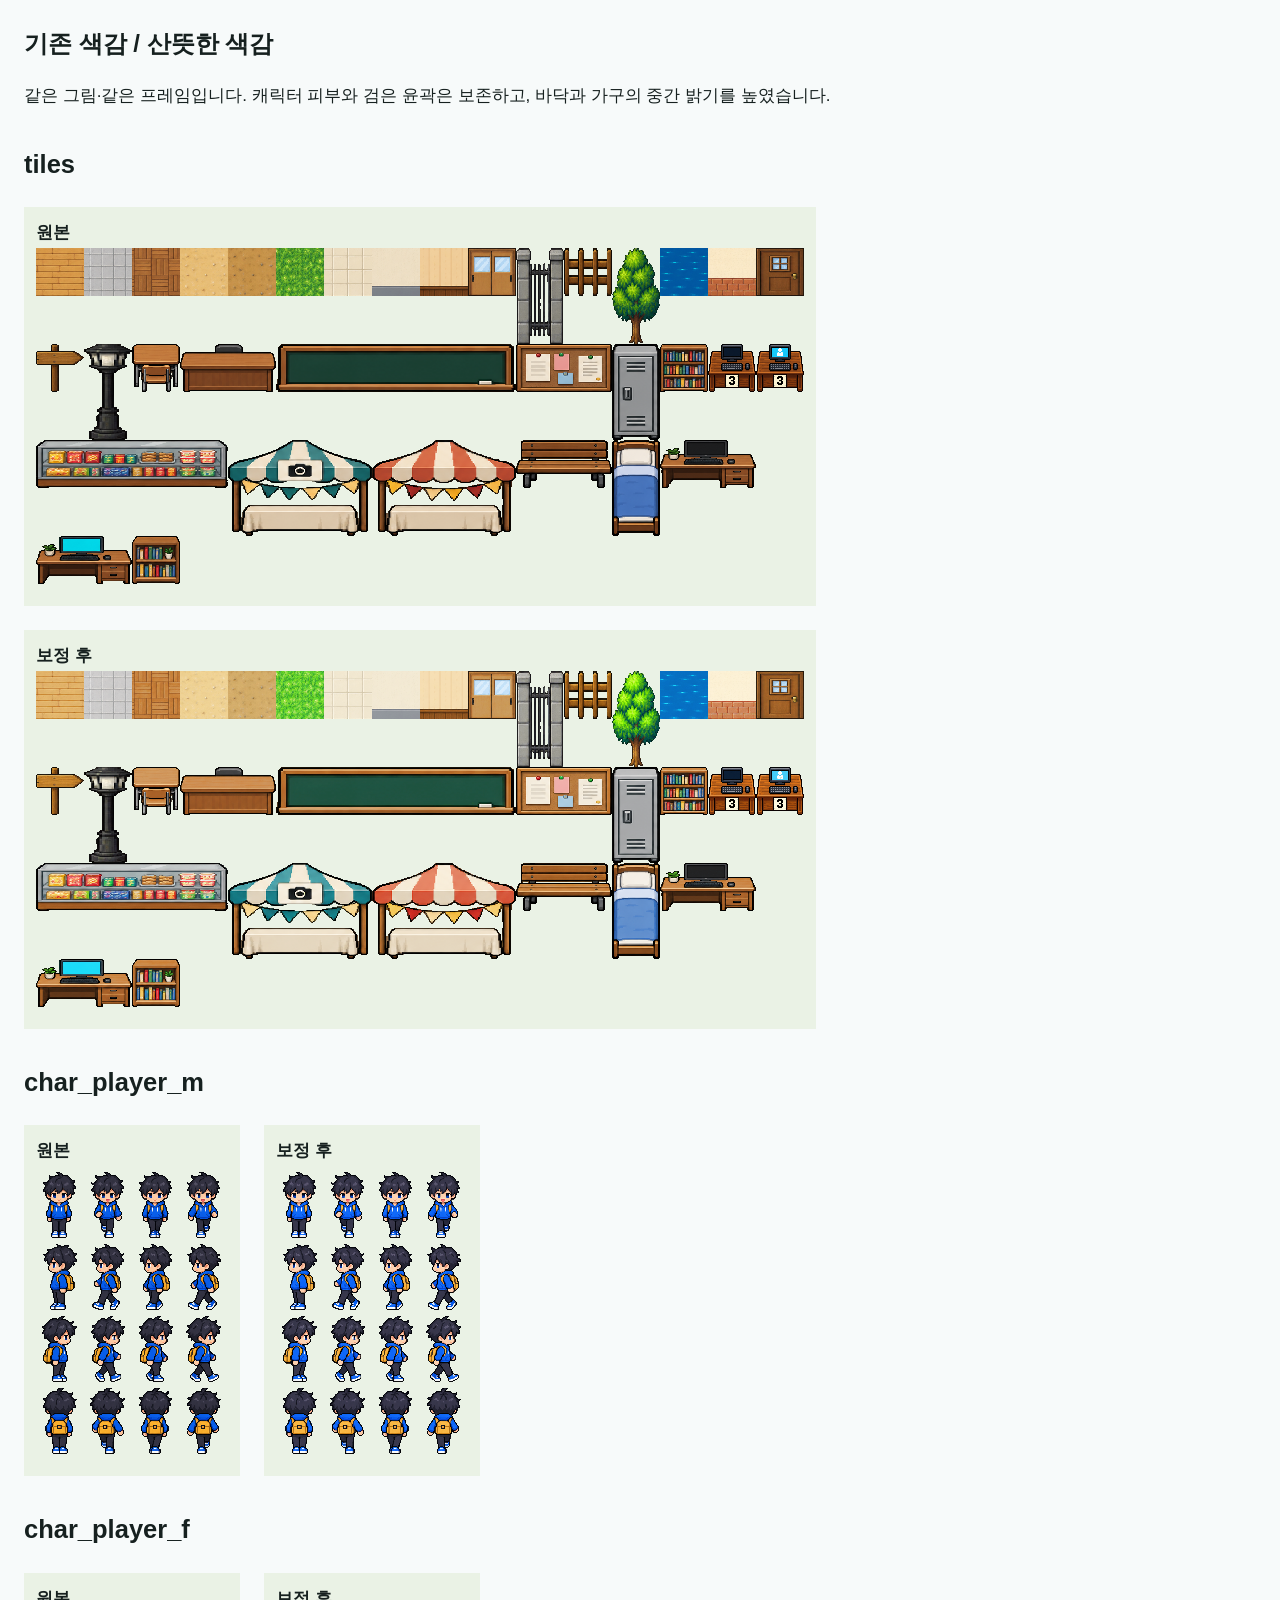
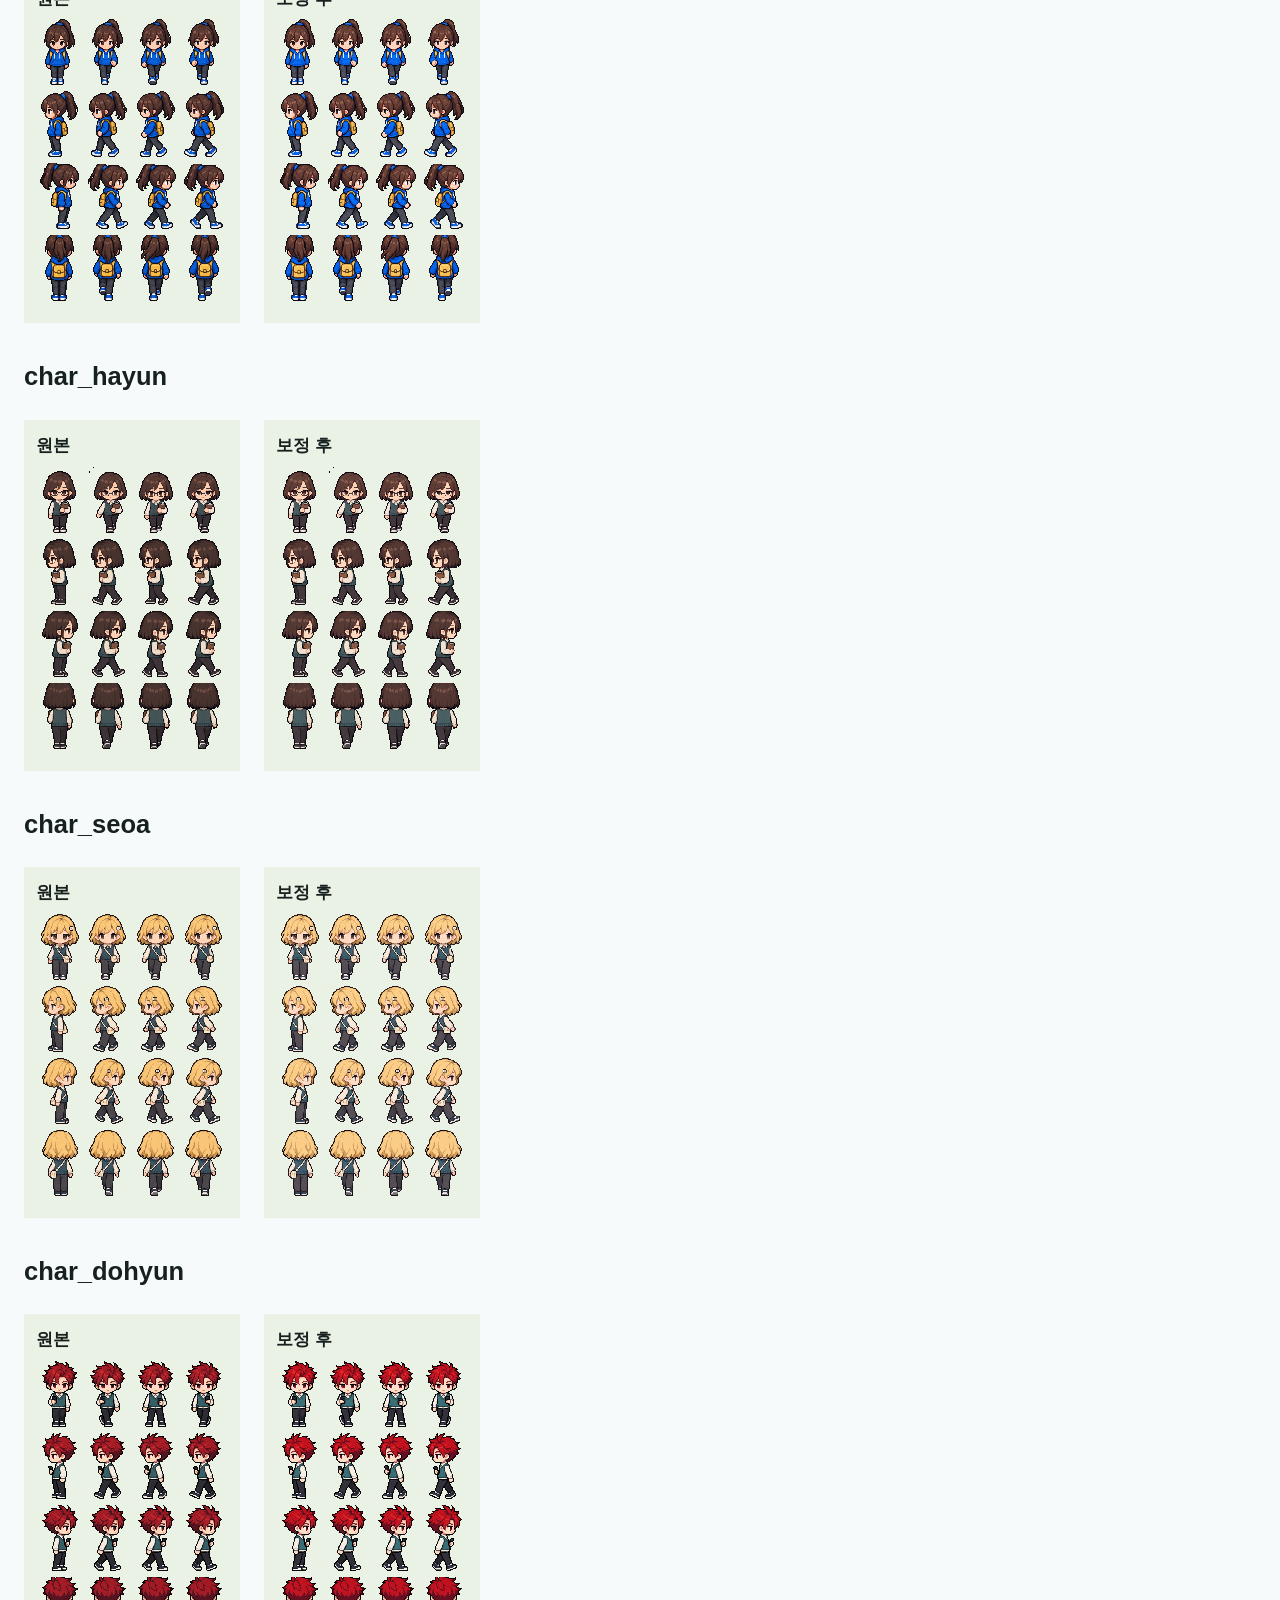
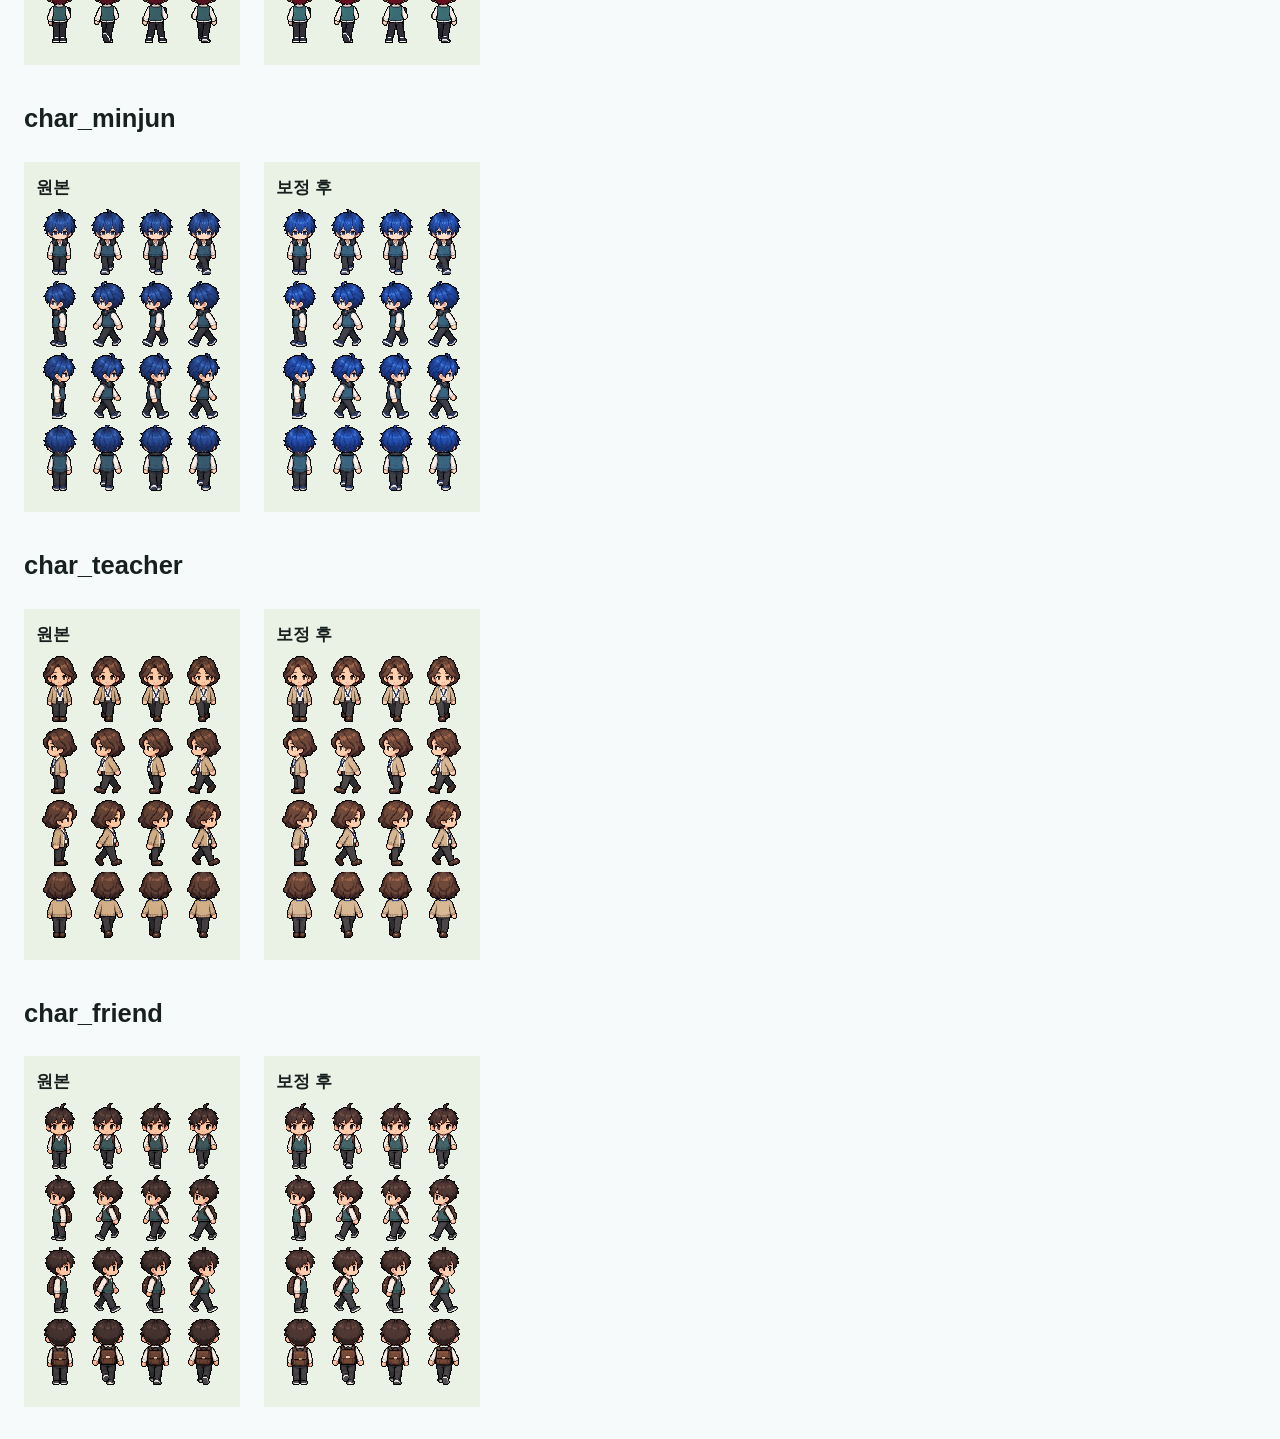
<file: privacy/tests/palette-preview.html>
<!doctype html><html lang="ko"><meta charset="utf-8"><meta name="viewport" content="width=device-width,initial-scale=1"><title>색감 비교</title>
<style>body{margin:24px;background:#f7fafa;color:#16201f;font:17px/1.7 sans-serif}h1{font-size:24px}section{margin:32px 0} .pair{display:flex;gap:24px;flex-wrap:wrap}figure{margin:0;max-width:100%;background:#eaf2e5;padding:12px}canvas{max-width:100%;height:auto;image-rendering:pixelated}figcaption{font-weight:bold}</style>
<h1>기존 색감 / 산뜻한 색감</h1><p>같은 그림·같은 프레임입니다. 캐릭터 피부와 검은 윤곽은 보존하고, 바닥과 가구의 중간 밝기를 높였습니다.</p>
<main id="samples"></main><script src="../js/palette.js"></script><script>
for (const name of ['tiles','char_player_m','char_player_f','char_hayun','char_seoa','char_dohyun','char_minjun','char_teacher','char_friend']) {
  const section=document.createElement('section'); const title=document.createElement('h2');title.textContent=name;section.append(title);
  const pair=document.createElement('div');pair.className='pair';section.append(pair);document.getElementById('samples').append(section);
  const img=new Image();img.onload=()=>{[false,true].forEach(after=>{const figure=document.createElement('figure');const cap=document.createElement('figcaption');cap.textContent=after?'보정 후':'원본';figure.append(cap);const canvas=document.createElement('canvas');canvas.width=img.naturalWidth;canvas.height=img.naturalHeight;canvas.getContext('2d').drawImage(after?PrivacyPalette.image(img,name!=='tiles'):img,0,0);figure.append(canvas);pair.append(figure);});};img.src='../assets/sprites/'+name+'.png';
}
</script></html>
</file>
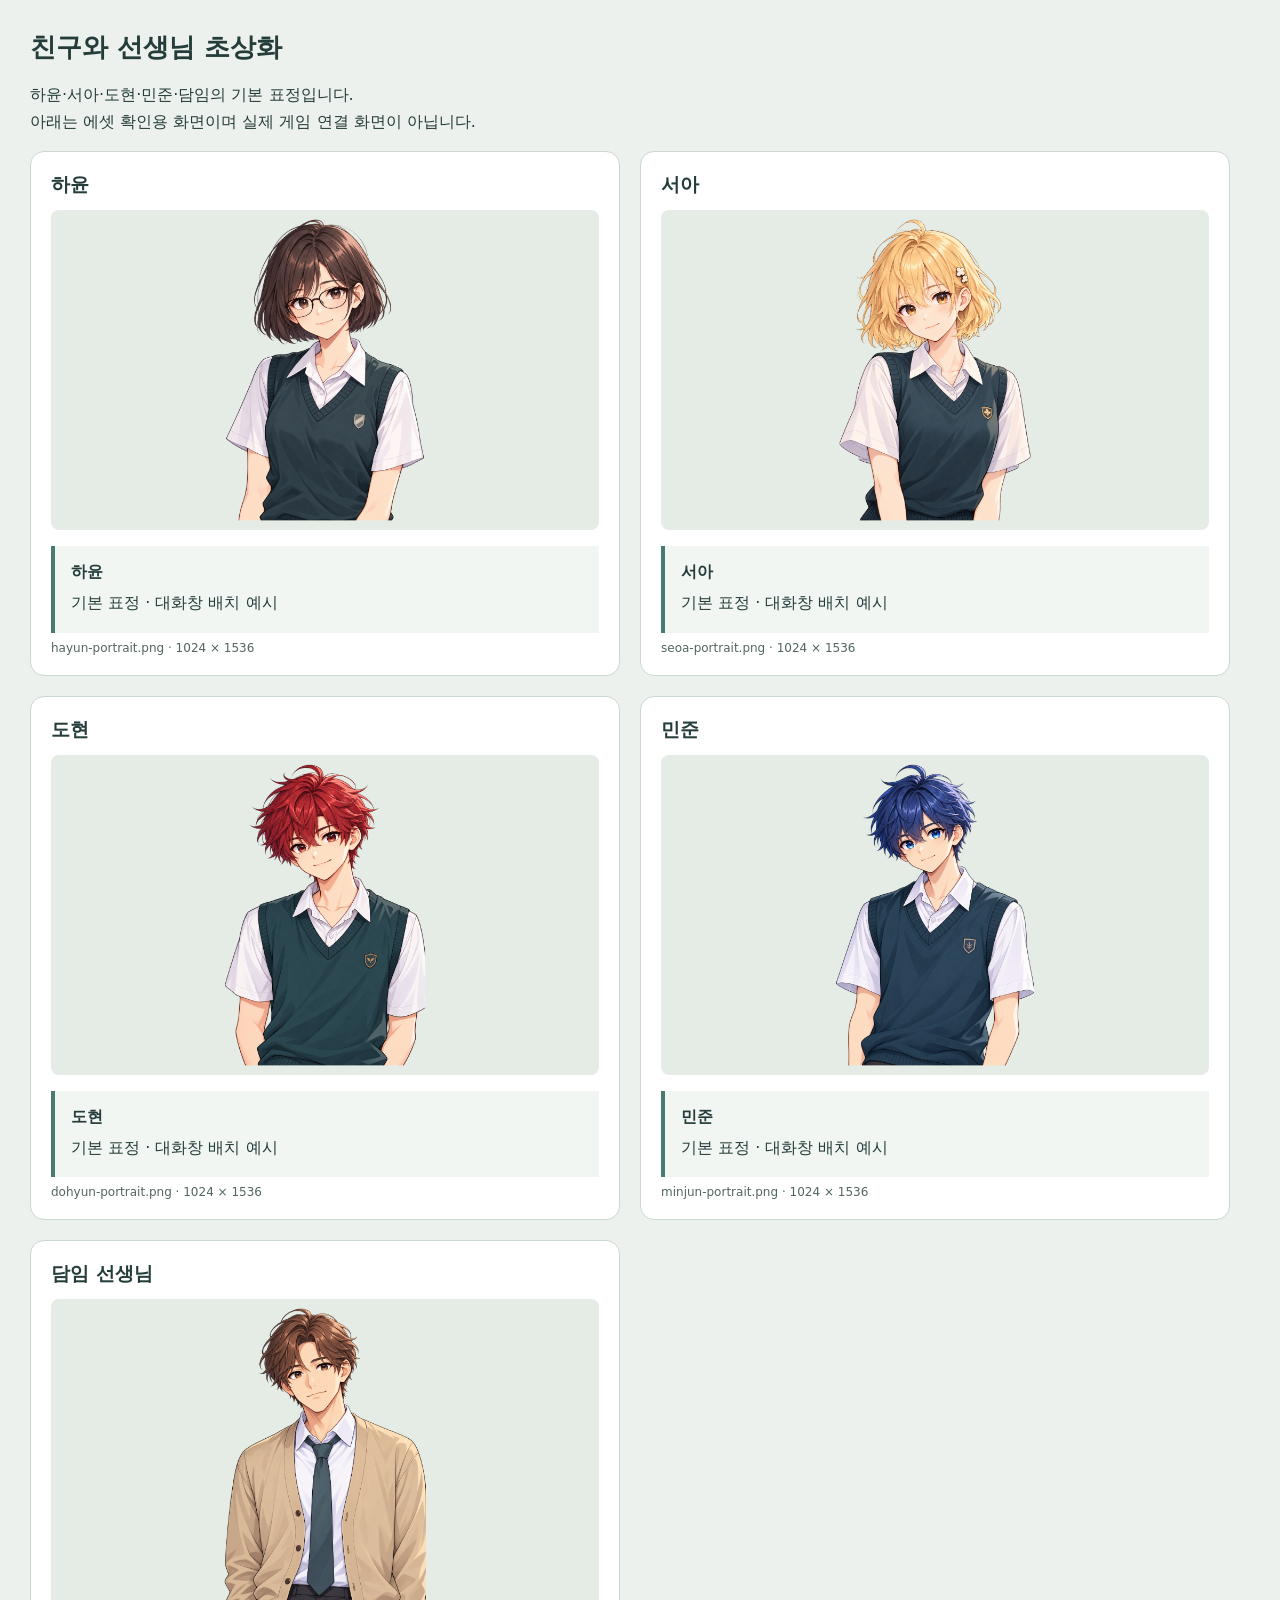
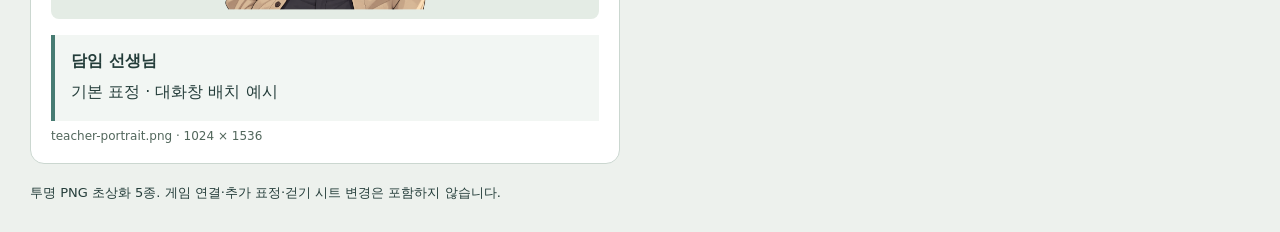
<file: privacy/assets/characters-v3/friends-preview.html>
<!doctype html><html lang="ko"><meta charset="utf-8"><meta name="viewport" content="width=device-width,initial-scale=1"><title>친구와 선생님 · 대화 초상화</title>
<style>body{margin:30px;background:#edf1ed;color:#243d3a;font-family:system-ui,sans-serif}h1{font-size:26px}p{line-height:1.65}main{display:grid;grid-template-columns:repeat(2,minmax(0,1fr));gap:20px;max-width:1200px}article{background:#fff;border:1px solid #cbd7d0;border-radius:14px;padding:20px}h2{font-size:19px;margin:0 0 12px}.art{width:100%;height:320px;object-fit:contain;background:#e4ece5;border-radius:8px}.samples{display:flex;align-items:flex-end;gap:22px;min-height:150px;padding:14px;background:#d8c4a4;margin-top:12px;border-radius:8px}.samples canvas{image-rendering:pixelated}small{display:block;font-size:12px;color:#52675c;margin-top:8px}.dialogue{padding:16px;background:#f2f6f3;border-left:4px solid #477b72;margin-top:12px}.dialogue p{margin:7px 0 0}footer{font-size:13px;margin-top:20px}@media(max-width:700px){main{grid-template-columns:1fr}body{margin:16px}}</style>
<h1>친구와 선생님 초상화</h1><p>하윤·서아·도현·민준·담임의 기본 표정입니다.<br>아래는 에셋 확인용 화면이며 실제 게임 연결 화면이 아닙니다.</p><main></main><footer>투명 PNG 초상화 5종. 게임 연결·추가 표정·걷기 시트 변경은 포함하지 않습니다.</footer>
<script>
const entries=[['hayun-portrait','하윤'],['seoa-portrait','서아'],['dohyun-portrait','도현'],['minjun-portrait','민준'],['teacher-portrait','담임 선생님']];window.assetChecks=[];
entries.forEach(([name,label])=>{const card=document.createElement('article'),title=document.createElement('h2'),c=document.createElement('canvas'),meta=document.createElement('small');title.textContent=label;c.width=600;c.height=600;c.className='art';card.append(title,c);document.querySelector('main').append(card);const im=new Image();im.onload=()=>{const temp=document.createElement('canvas');temp.width=im.width;temp.height=im.height;const g=temp.getContext('2d');g.drawImage(im,0,0);const data=g.getImageData(0,0,im.width,im.height).data;let l=im.width,t=im.height,r=-1,b=-1,transparent=0;for(let y=0;y<im.height;y++)for(let x=0;x<im.width;x++){const a=data[(y*im.width+x)*4+3];if(a===0)transparent++;if(a<16)continue;l=Math.min(l,x);t=Math.min(t,y);r=Math.max(r,x);b=Math.max(b,y);}const box=[l,t,r-l+1,b-t+1];function render(canvas,padding){const ctx=canvas.getContext('2d'),s=Math.min((canvas.width-padding*2)/box[2],(canvas.height-padding*2)/box[3]);ctx.drawImage(im,...box,(canvas.width-box[2]*s)/2,canvas.height-padding-box[3]*s,box[2]*s,box[3]*s);}render(c,18);if(name.includes('map-front')){const row=document.createElement('div');row.className='samples';[1,2].forEach(scale=>{const group=document.createElement('div'),sample=document.createElement('canvas'),note=document.createElement('small');sample.width=48*scale;sample.height=72*scale;sample.style.width=sample.width+'px';sample.style.height=sample.height+'px';render(sample,scale*2);note.textContent=sample.width+' × '+sample.height;group.append(sample,note);row.append(group);});card.append(row);}else{const d=document.createElement('div');d.className='dialogue';const who=document.createElement('strong'),line=document.createElement('p');who.textContent=label;line.textContent='기본 표정 · 대화창 배치 예시';d.append(who,line);card.append(d);}meta.textContent=name+'.png · '+im.width+' × '+im.height;card.append(meta);window.assetChecks.push({name,width:im.width,height:im.height,box,transparent});};im.onerror=()=>window.assetChecks.push({name,error:true});im.src=name+'.png';});
</script></html>
</file>
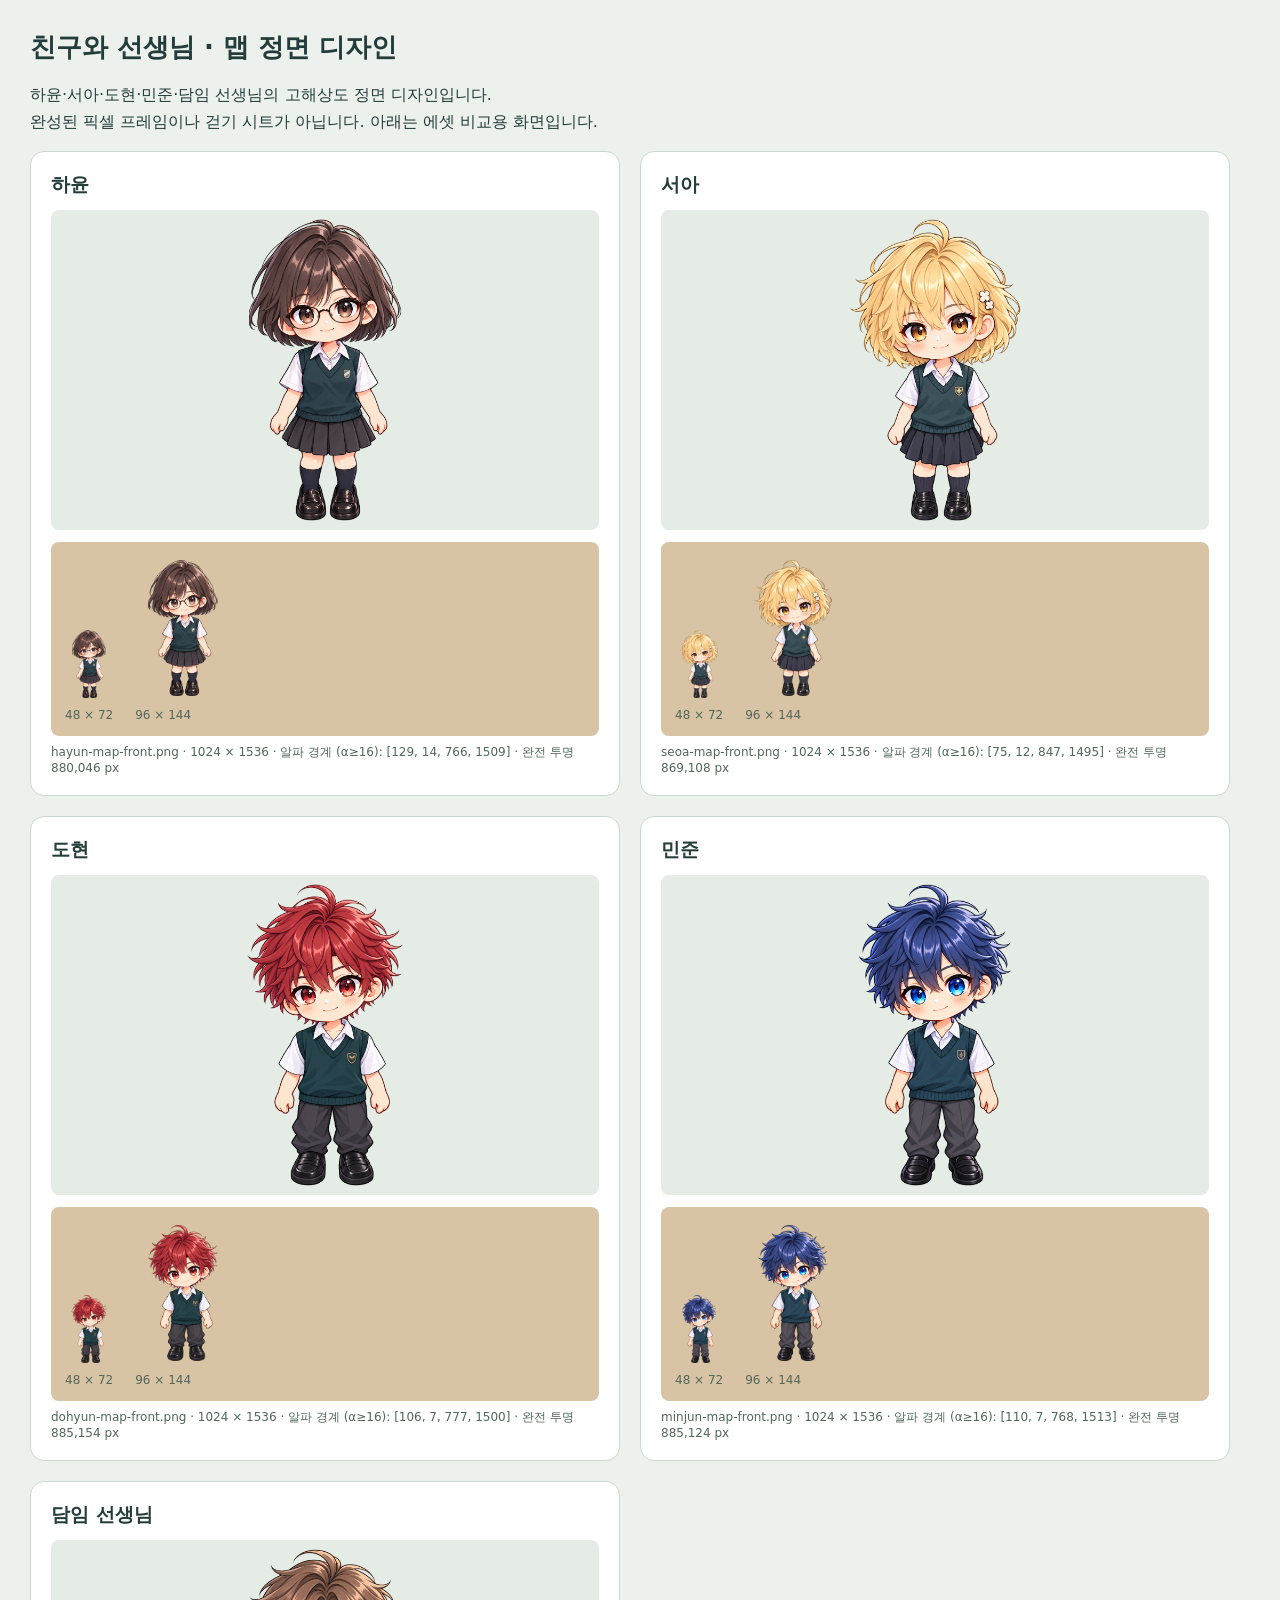
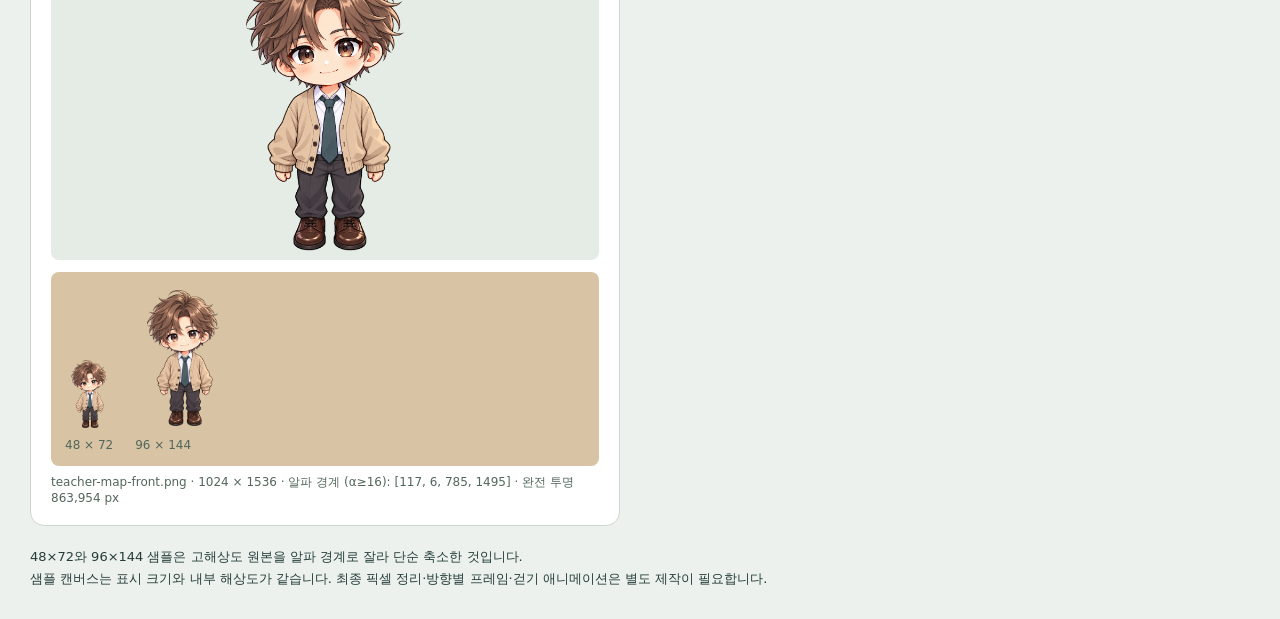
<file: privacy/assets/characters-v3/map-cast-preview.html>
<!doctype html>
<html lang="ko">
<head>
<meta charset="utf-8">
<meta name="viewport" content="width=device-width,initial-scale=1">
<link rel="icon" href="data:,">
<title>친구와 선생님 · 맵 정면 디자인</title>
<style>
body{margin:30px;background:#edf1ed;color:#243d3a;font-family:system-ui,sans-serif}h1{font-size:26px}p{line-height:1.65}main{display:grid;grid-template-columns:repeat(2,minmax(0,1fr));gap:20px;max-width:1200px}article{background:#fff;border:1px solid #cbd7d0;border-radius:14px;padding:20px;min-width:0}h2{font-size:19px;margin:0 0 12px}.art{display:block;width:100%;height:320px;object-fit:contain;background:#e4ece5;border-radius:8px}.samples{display:flex;align-items:flex-end;gap:22px;min-height:150px;padding:14px;background:#d8c4a4;margin-top:12px;border-radius:8px}.samples canvas{display:block;image-rendering:pixelated}small{display:block;font-size:12px;color:#52675c;margin-top:8px;overflow-wrap:anywhere}.error{color:#9c2525}footer{font-size:13px;margin-top:20px;line-height:1.65}@media(max-width:700px){main{grid-template-columns:1fr}body{margin:16px}}
</style>
</head>
<body>
<h1>친구와 선생님 · 맵 정면 디자인</h1>
<p>하윤·서아·도현·민준·담임 선생님의 고해상도 정면 디자인입니다.<br>완성된 픽셀 프레임이나 걷기 시트가 아닙니다. 아래는 에셋 비교용 화면입니다.</p>
<main></main>
<footer>48×72와 96×144 샘플은 고해상도 원본을 알파 경계로 잘라 단순 축소한 것입니다.<br>샘플 캔버스는 표시 크기와 내부 해상도가 같습니다. 최종 픽셀 정리·방향별 프레임·걷기 애니메이션은 별도 제작이 필요합니다.</footer>
<script>
const entries=[['hayun','하윤'],['seoa','서아'],['dohyun','도현'],['minjun','민준'],['teacher','담임 선생님']];
window.assetChecks=[];
entries.forEach(([id,label])=>{
  const name=id+'-map-front';
  const card=document.createElement('article'),title=document.createElement('h2'),art=document.createElement('canvas'),meta=document.createElement('small');
  title.textContent=label;
  art.width=600;art.height=600;art.className='art';
  art.setAttribute('role','img');art.setAttribute('aria-label',label+' 고해상도 정면 디자인');
  meta.textContent=name+'.png · 불러오는 중';
  card.append(title,art,meta);document.querySelector('main').append(card);
  const im=new Image();
  function fail(error){meta.className='error';meta.textContent=name+'.png · '+error;window.assetChecks.push({name,error:String(error)});}
  im.onload=()=>{
    try{
      const width=im.naturalWidth,height=im.naturalHeight;
      const temp=document.createElement('canvas');temp.width=width;temp.height=height;
      const g=temp.getContext('2d');g.drawImage(im,0,0);
      const data=g.getImageData(0,0,width,height).data;
      let l=width,t=height,r=-1,b=-1,transparent=0;
      for(let y=0;y<height;y++)for(let x=0;x<width;x++){
        const a=data[(y*width+x)*4+3];
        if(a===0)transparent++;
        if(a<16)continue;
        l=Math.min(l,x);t=Math.min(t,y);r=Math.max(r,x);b=Math.max(b,y);
      }
      if(r<l||b<t)throw Error('표시할 불투명 픽셀이 없습니다');
      const box=[l,t,r-l+1,b-t+1];
      function render(canvas,padding){
        const ctx=canvas.getContext('2d'),s=Math.min((canvas.width-padding*2)/box[2],(canvas.height-padding*2)/box[3]);
        ctx.imageSmoothingEnabled=true;ctx.imageSmoothingQuality='high';
        ctx.drawImage(im,...box,(canvas.width-box[2]*s)/2,canvas.height-padding-box[3]*s,box[2]*s,box[3]*s);
      }
      render(art,18);
      const row=document.createElement('div');row.className='samples';
      [1,2].forEach(scale=>{
        const group=document.createElement('div'),sample=document.createElement('canvas'),note=document.createElement('small');
        sample.width=48*scale;sample.height=72*scale;
        sample.style.width=sample.width+'px';sample.style.height=sample.height+'px';
        sample.setAttribute('role','img');sample.setAttribute('aria-label',label+' '+sample.width+' × '+sample.height+' 축소 샘플');
        render(sample,scale*2);
        note.textContent=sample.width+' × '+sample.height;
        group.append(sample,note);row.append(group);
      });
      card.insertBefore(row,meta);
      meta.textContent=name+'.png · '+width+' × '+height+' · 알파 경계 (α≥16): ['+box.join(', ')+'] · 완전 투명 '+transparent.toLocaleString()+' px';
      window.assetChecks.push({name,width,height,box,transparent});
    }catch(error){fail(error.message);}
  };
  im.onerror=()=>fail('이미지를 불러오지 못했습니다');
  im.src=name+'.png';
});
</script>
</body>
</html>
</file>
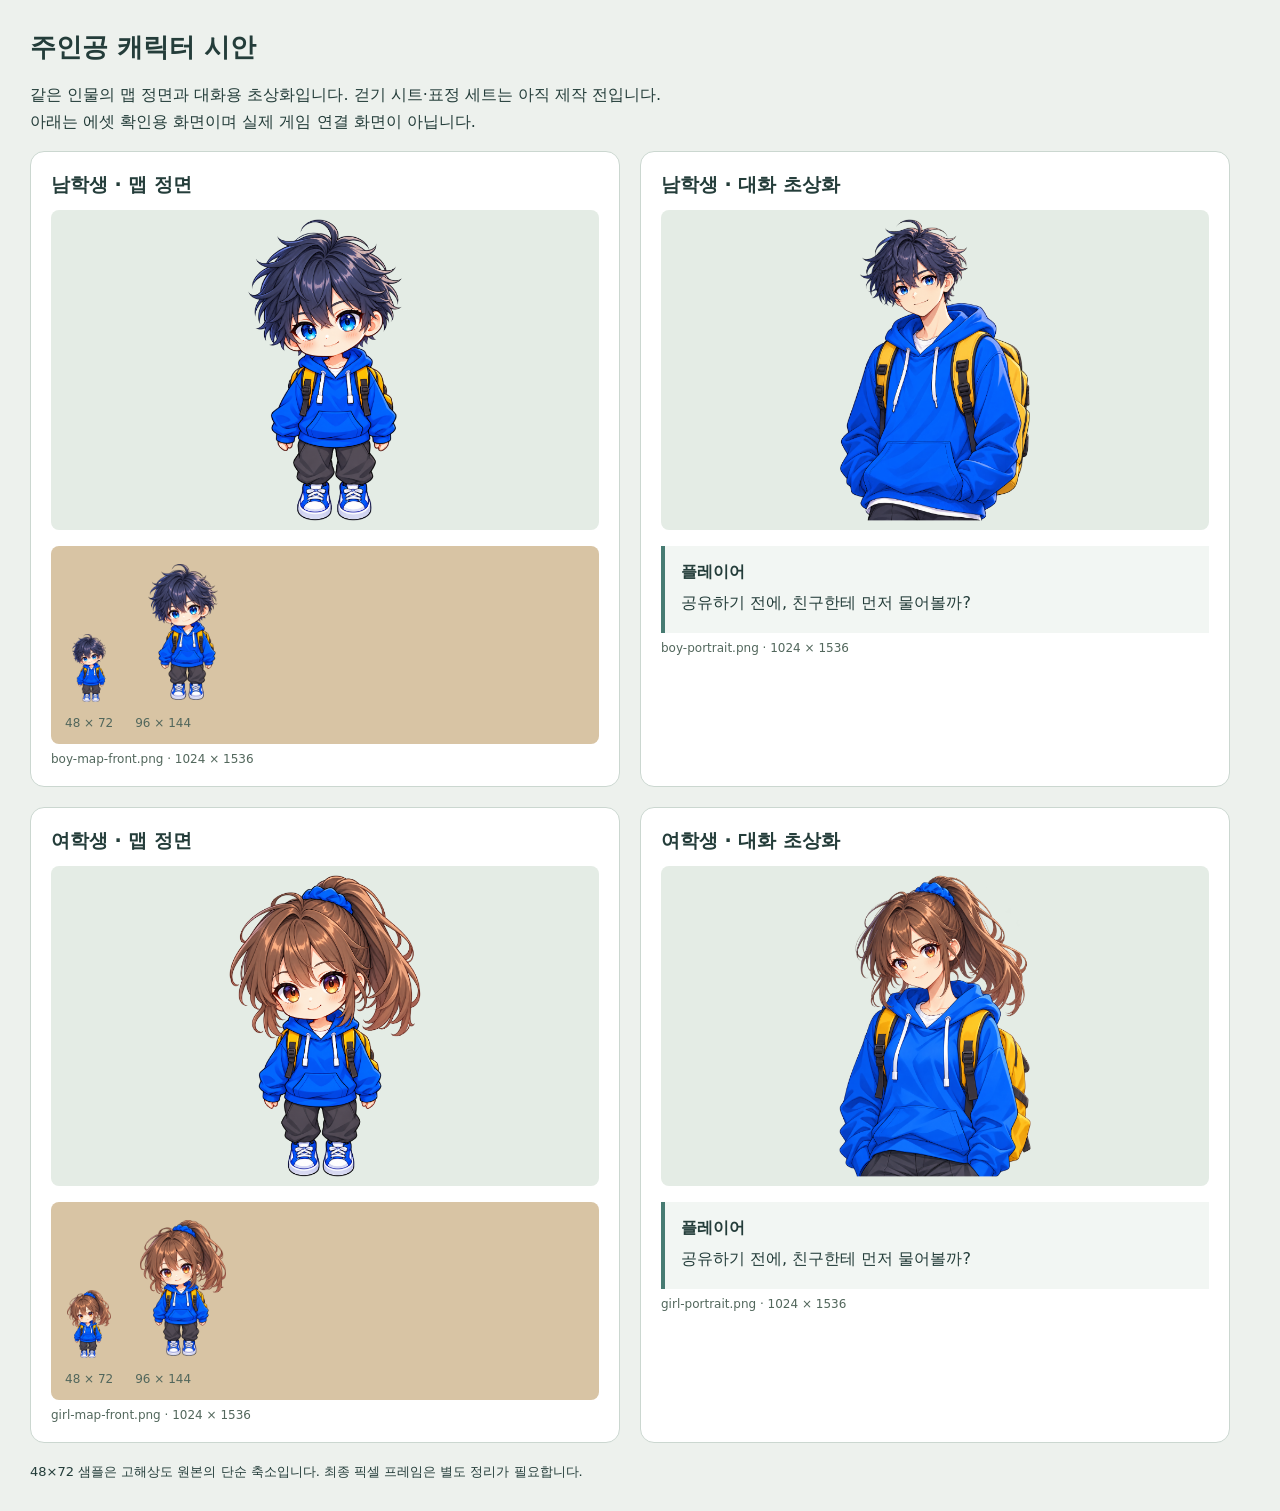
<file: privacy/assets/characters-v3/preview.html>
<!doctype html><html lang="ko"><meta charset="utf-8"><meta name="viewport" content="width=device-width,initial-scale=1"><title>주인공 시안 · 맵과 초상화</title>
<style>body{margin:30px;background:#edf1ed;color:#243d3a;font-family:system-ui,sans-serif}h1{font-size:26px}p{line-height:1.65}main{display:grid;grid-template-columns:repeat(2,minmax(0,1fr));gap:20px;max-width:1200px}article{background:#fff;border:1px solid #cbd7d0;border-radius:14px;padding:20px}h2{font-size:19px;margin:0 0 12px}.art{width:100%;height:320px;object-fit:contain;background:#e4ece5;border-radius:8px}.samples{display:flex;align-items:flex-end;gap:22px;min-height:150px;padding:14px;background:#d8c4a4;margin-top:12px;border-radius:8px}.samples canvas{image-rendering:pixelated}small{display:block;font-size:12px;color:#52675c;margin-top:8px}.dialogue{padding:16px;background:#f2f6f3;border-left:4px solid #477b72;margin-top:12px}.dialogue p{margin:7px 0 0}footer{font-size:13px;margin-top:20px}@media(max-width:700px){main{grid-template-columns:1fr}body{margin:16px}}</style>
<h1>주인공 캐릭터 시안</h1><p>같은 인물의 맵 정면과 대화용 초상화입니다. 걷기 시트·표정 세트는 아직 제작 전입니다.<br>아래는 에셋 확인용 화면이며 실제 게임 연결 화면이 아닙니다.</p><main></main><footer>48×72 샘플은 고해상도 원본의 단순 축소입니다. 최종 픽셀 프레임은 별도 정리가 필요합니다.</footer>
<script>
const entries=[['boy-map-front','남학생 · 맵 정면'],['boy-portrait','남학생 · 대화 초상화'],['girl-map-front','여학생 · 맵 정면'],['girl-portrait','여학생 · 대화 초상화']];window.assetChecks=[];
entries.forEach(([name,label])=>{const card=document.createElement('article'),title=document.createElement('h2'),c=document.createElement('canvas'),meta=document.createElement('small');title.textContent=label;c.width=600;c.height=600;c.className='art';card.append(title,c);document.querySelector('main').append(card);const im=new Image();im.onload=()=>{const temp=document.createElement('canvas');temp.width=im.width;temp.height=im.height;const g=temp.getContext('2d');g.drawImage(im,0,0);const data=g.getImageData(0,0,im.width,im.height).data;let l=im.width,t=im.height,r=-1,b=-1,transparent=0;for(let y=0;y<im.height;y++)for(let x=0;x<im.width;x++){const a=data[(y*im.width+x)*4+3];if(a===0)transparent++;if(a<16)continue;l=Math.min(l,x);t=Math.min(t,y);r=Math.max(r,x);b=Math.max(b,y);}const box=[l,t,r-l+1,b-t+1];function render(canvas,padding){const ctx=canvas.getContext('2d'),s=Math.min((canvas.width-padding*2)/box[2],(canvas.height-padding*2)/box[3]);ctx.drawImage(im,...box,(canvas.width-box[2]*s)/2,canvas.height-padding-box[3]*s,box[2]*s,box[3]*s);}render(c,18);if(name.includes('map-front')){const row=document.createElement('div');row.className='samples';[1,2].forEach(scale=>{const group=document.createElement('div'),sample=document.createElement('canvas'),note=document.createElement('small');sample.width=48*scale;sample.height=72*scale;sample.style.width=sample.width+'px';sample.style.height=sample.height+'px';render(sample,scale*2);note.textContent=sample.width+' × '+sample.height;group.append(sample,note);row.append(group);});card.append(row);}else{const d=document.createElement('div');d.className='dialogue';const who=document.createElement('strong'),line=document.createElement('p');who.textContent='플레이어';line.textContent='공유하기 전에, 친구한테 먼저 물어볼까?';d.append(who,line);card.append(d);}meta.textContent=name+'.png · '+im.width+' × '+im.height;card.append(meta);window.assetChecks.push({name,width:im.width,height:im.height,box,transparent});};im.onerror=()=>window.assetChecks.push({name,error:true});im.src=name+'.png';});
</script></html>
</file>
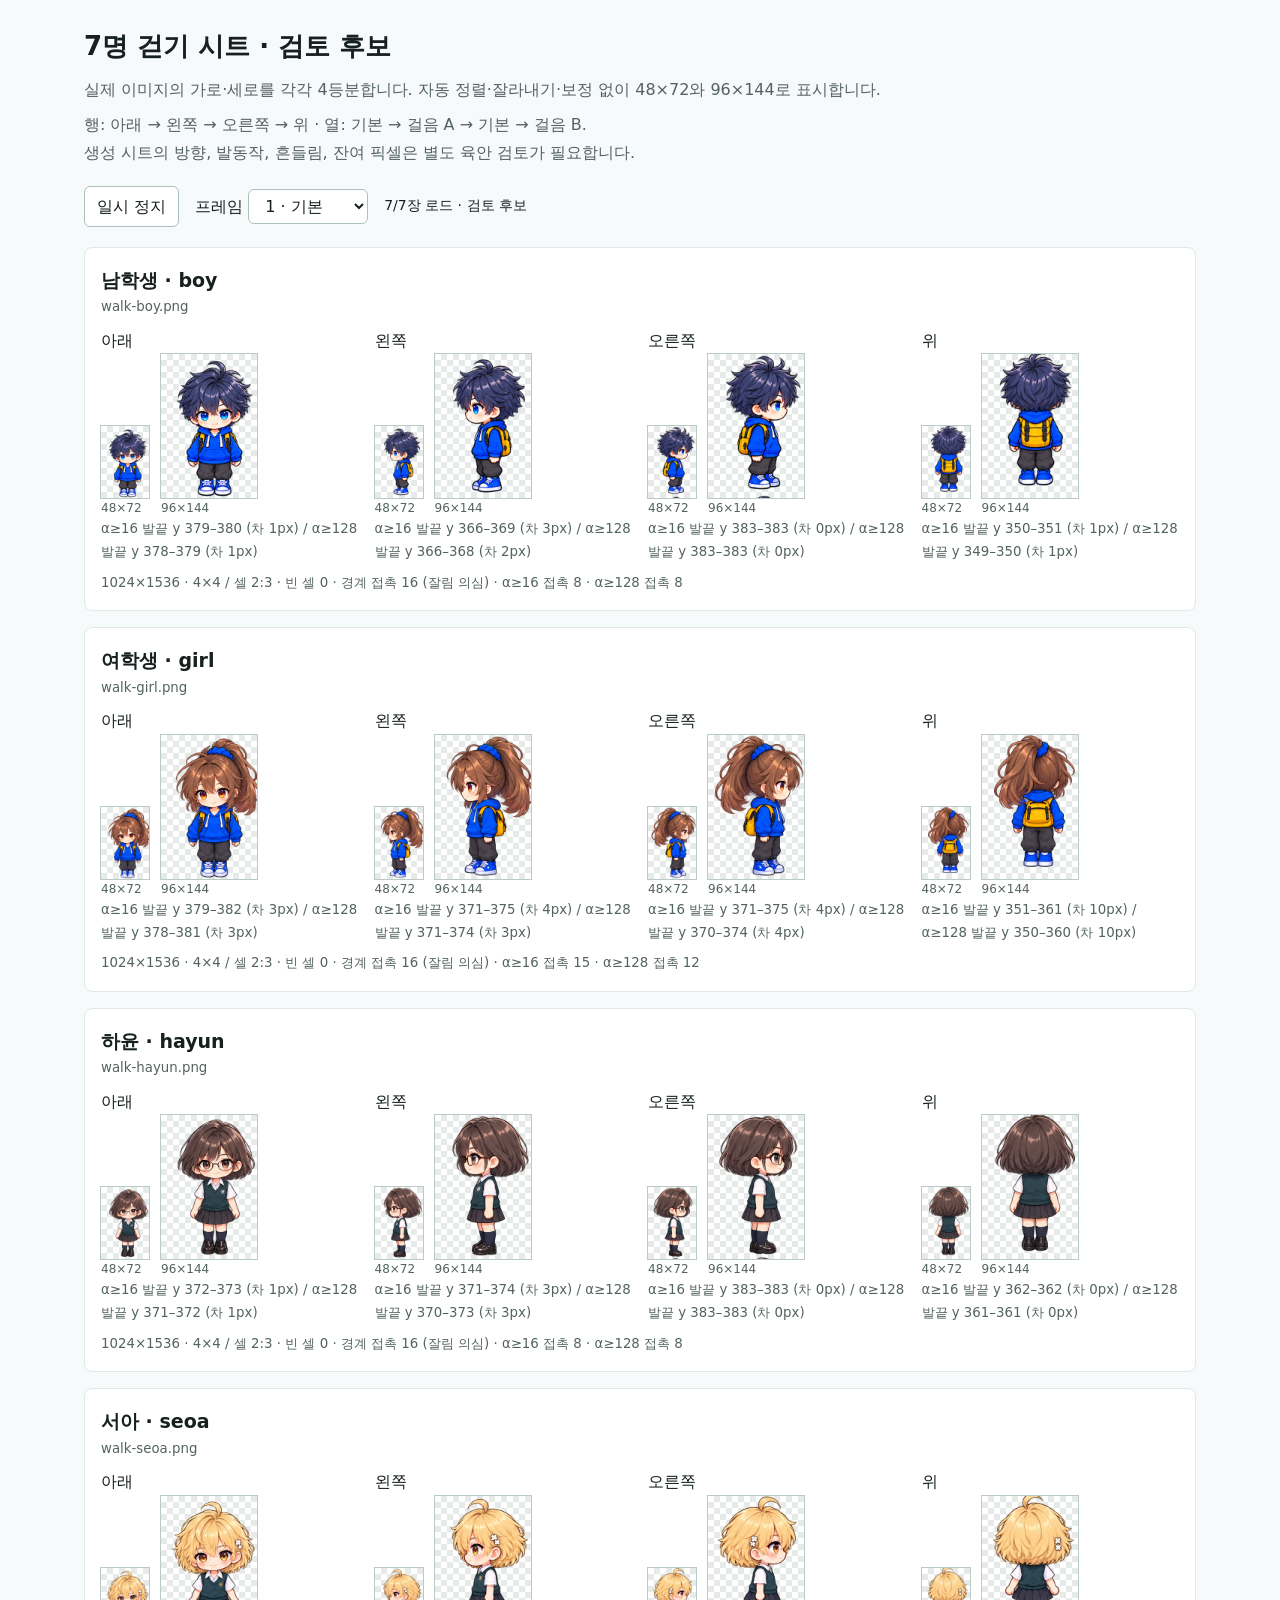
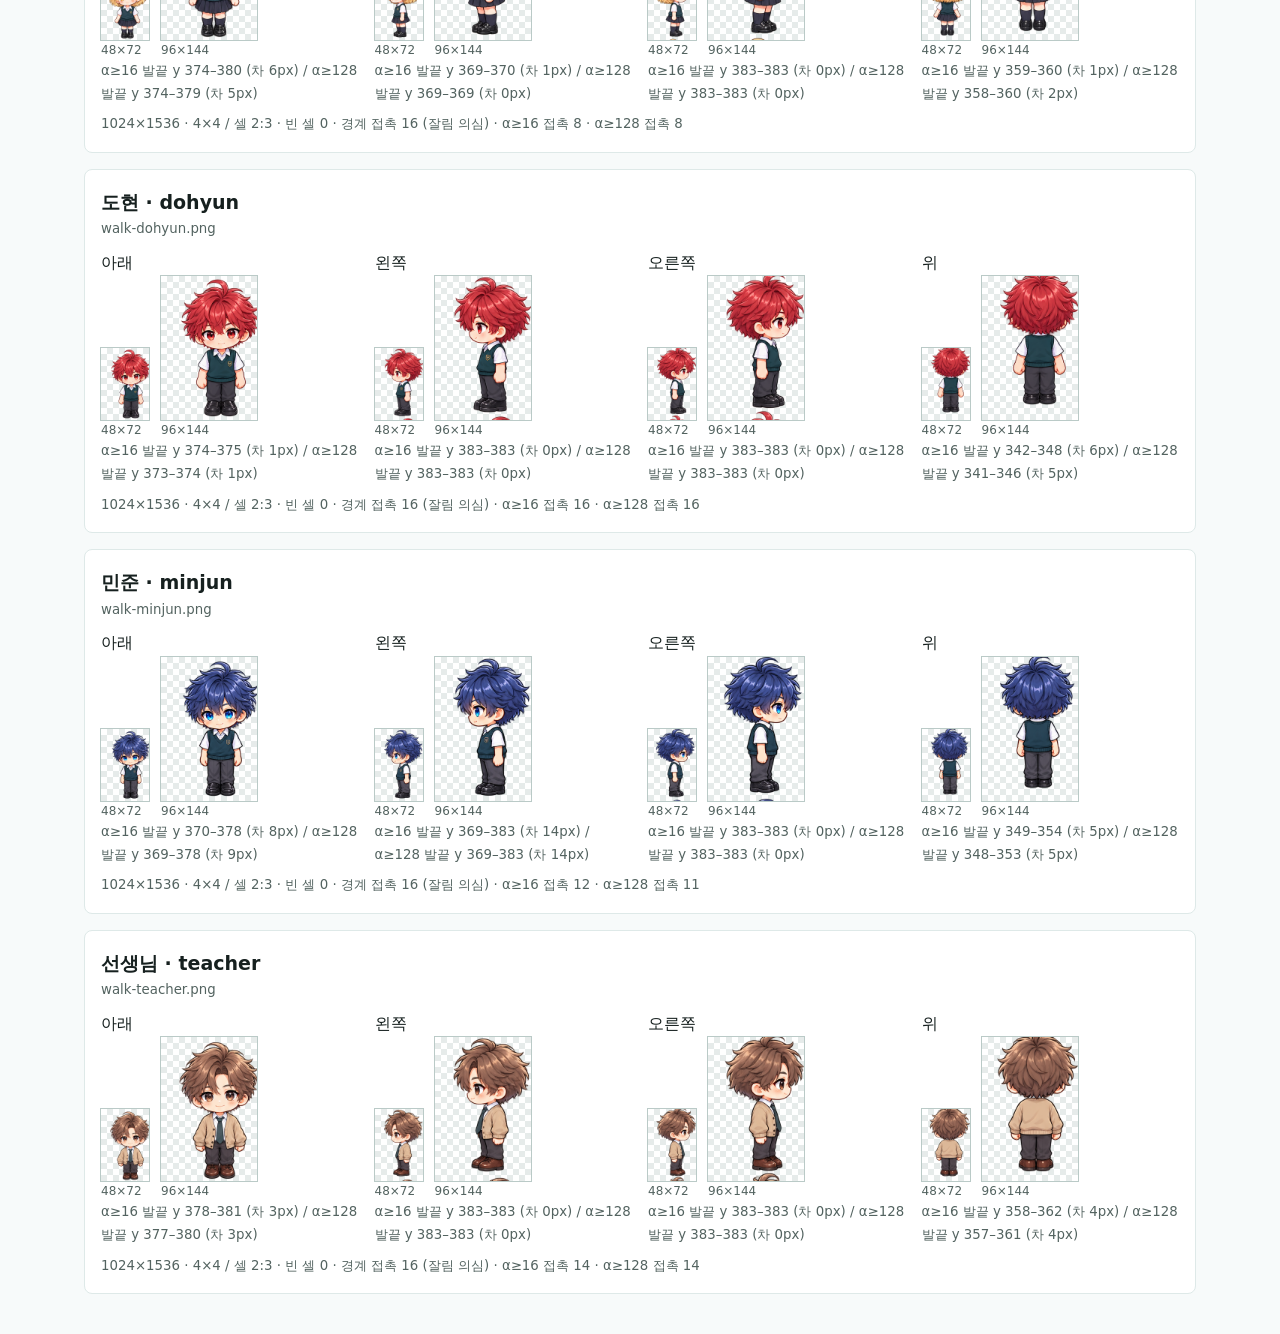
<file: privacy/assets/characters-v3/walk-preview.html>
<!doctype html>
<html lang="ko">
<head>
<meta charset="utf-8">
<meta name="viewport" content="width=device-width, initial-scale=1">
<title>걷기 시트 검토 · 7명</title>
<style>
*{box-sizing:border-box}body{margin:0;background:#f7fafa;color:#16201f;font:16px/1.7 Pretendard,system-ui,sans-serif}main{max-width:1160px;margin:auto;padding:24px}h1{font-size:26px;margin:0}p{margin:8px 0;color:#536360}.controls{display:flex;align-items:center;gap:16px;flex-wrap:wrap;margin:20px 0}button,select{font:inherit;padding:6px 12px;border:1px solid #aac1bd;border-radius:6px;background:white;color:inherit}button{cursor:pointer}button:focus-visible,select:focus-visible{outline:3px solid #0f766e;outline-offset:3px}article{background:white;border:1px solid #dee9e8;border-radius:8px;padding:16px;margin:16px 0}h2{font-size:19px;margin:0}.directions{display:grid;grid-template-columns:repeat(4,minmax(0,1fr));gap:16px}.direction{margin:8px 0}.samples{display:flex;align-items:end;gap:12px;flex-wrap:wrap}figure{margin:0}figcaption{font-size:12px;color:#536360}canvas{display:block;background-color:#fff;background-image:conic-gradient(#e6ebea 25%,transparent 0 50%,#e6ebea 0 75%,transparent 0);background-size:12px 12px;outline:1px solid #bacac7}small{display:block;color:#536360}.error{color:#a12626}#status{font-size:14px}@media(max-width:760px){.directions{grid-template-columns:repeat(2,minmax(0,1fr))}main{padding:16px}}@media(max-width:400px){.samples{gap:8px}}
</style>
</head>
<body><main>
<h1>7명 걷기 시트 · 검토 후보</h1>
<p>실제 이미지의 가로·세로를 각각 4등분합니다. 자동 정렬·잘라내기·보정 없이 48×72와 96×144로 표시합니다.</p>
<p>행: 아래 → 왼쪽 → 오른쪽 → 위 · 열: 기본 → 걸음 A → 기본 → 걸음 B.<br>생성 시트의 방향, 발동작, 흔들림, 잔여 픽셀은 별도 육안 검토가 필요합니다.</p>
<div class="controls"><button id="toggle" type="button">일시 정지</button><label>프레임 <select id="frame"><option value="0">1 · 기본</option><option value="1">2 · 걸음 A</option><option value="2">3 · 기본</option><option value="3">4 · 걸음 B</option></select></label><span id="status" role="status">이미지 확인 중…</span></div>
<div id="cast"></div>
</main>
<script>
'use strict';
const ids=['boy','girl','hayun','seoa','dohyun','minjun','teacher'];
const labels=['남학생','여학생','하윤','서아','도현','민준','선생님'];
const directions=['down','left','right','up'];
const directionLabels=['아래','왼쪽','오른쪽','위'];
const samples=[];
window.assetChecks=[];
window.walkState={frame:0,paused:matchMedia('(prefers-reduced-motion: reduce)').matches};
const toggle=document.querySelector('#toggle');
const frameSelect=document.querySelector('#frame');
function render(){
  for(const {image,canvas,row} of samples){
    const ctx=canvas.getContext('2d');ctx.clearRect(0,0,canvas.width,canvas.height);
    if(!image.naturalWidth)continue;
    const w=image.naturalWidth/4,h=image.naturalHeight/4;
    ctx.imageSmoothingEnabled=true;ctx.imageSmoothingQuality='high';
    ctx.drawImage(image,window.walkState.frame*w,row*h,w,h,0,0,canvas.width,canvas.height);
  }
  frameSelect.value=String(window.walkState.frame);
  toggle.textContent=window.walkState.paused?'재생':'일시 정지';
  toggle.setAttribute('aria-pressed',String(window.walkState.paused));
}
window.setWalkFrame=function(frame){window.walkState.frame=frame;window.walkState.paused=true;render();};
toggle.addEventListener('click',()=>{window.walkState.paused=!window.walkState.paused;render();});
frameSelect.addEventListener('change',()=>window.setWalkFrame(Number(frameSelect.value)));
setInterval(()=>{if(!window.walkState.paused){window.walkState.frame=(window.walkState.frame+1)%4;render();}},180);
// All alpha > 0 counts as occupied, including faint generated residue.
function measure(image,id){
  const width=image.naturalWidth,height=image.naturalHeight;
  const result={id,file:`walk-${id}.png`,width,height,gridValid:width%4===0&&height%4===0&&width*3===height*2,cells:[]};
  if(!result.gridValid)return result;
  const cw=width/4,ch=height/4;
  result.cellWidth=cw;result.cellHeight=ch;
  const canvas=document.createElement('canvas');canvas.width=width;canvas.height=height;
  const ctx=canvas.getContext('2d',{willReadFrequently:true});ctx.drawImage(image,0,0);
  const pixels=ctx.getImageData(0,0,width,height).data;
  let transparentPixels=0;
  for(let row=0;row<4;row++)for(let col=0;col<4;col++){
    let minX=cw,minY=ch,maxX=-1,maxY=-1,occupied=0,alphaSum=0,transparent=0;
    const edges={left:0,right:0,top:0,bottom:0};
    const boundaryAlphaHistogram=Array(256).fill(0);
    const thresholds=[1,16,128].map(alpha=>({alpha,minX:cw,minY:ch,maxX:-1,maxY:-1,count:0,edgeBounds:{left:null,right:null,top:null,bottom:null}}));
    for(let y=0;y<ch;y++)for(let x=0;x<cw;x++){
      const alpha=pixels[((row*ch+y)*width+col*cw+x)*4+3];
      if(x===0||x===cw-1||y===0||y===ch-1)boundaryAlphaHistogram[alpha]++;
      for(const t of thresholds){
        if(alpha<t.alpha)continue;
        t.count++;t.minX=Math.min(t.minX,x);t.minY=Math.min(t.minY,y);t.maxX=Math.max(t.maxX,x);t.maxY=Math.max(t.maxY,y);
        for(const [side,touches,position] of [['left',x===0,y],['right',x===cw-1,y],['top',y===0,x],['bottom',y===ch-1,x]]){
          if(!touches)continue;
          const bound=t.edgeBounds[side]||(t.edgeBounds[side]={min:position,max:position,count:0});
          bound.min=Math.min(bound.min,position);bound.max=Math.max(bound.max,position);bound.count++;
        }
      }
      if(alpha===0){transparent++;continue;}
      occupied++;alphaSum+=alpha;minX=Math.min(minX,x);minY=Math.min(minY,y);maxX=Math.max(maxX,x);maxY=Math.max(maxY,y);
      if(x===0)edges.left++;if(x===cw-1)edges.right++;if(y===0)edges.top++;if(y===ch-1)edges.bottom++;
    }
    transparentPixels+=transparent;
    const bbox=occupied?{x:minX,y:minY,width:maxX-minX+1,height:maxY-minY+1}:null;
    result.cells.push({row,col,direction:directions[row],pose:['neutral','stepA','neutral','stepB'][col],bbox,occupiedPixels:occupied,transparentPixels:transparent,occupancy:occupied/(cw*ch),alphaCoverage:alphaSum/(255*cw*ch),bboxOccupancy:bbox?bbox.width*bbox.height/(cw*ch):0,edgePixels:edges,edgeClipping:Object.values(edges).some(Boolean),empty:occupied===0});
    Object.assign(result.cells[result.cells.length-1],{boundaryAlphaHistogram,thresholds:Object.fromEntries(thresholds.map(t=>[t.alpha,{
      bbox:t.count?{x:t.minX,y:t.minY,width:t.maxX-t.minX+1,height:t.maxY-t.minY+1}:null,
      occupiedPixels:t.count,baseline:t.count?t.maxY:null,edgeBounds:t.edgeBounds,
      edgeClipping:Object.values(t.edgeBounds).some(Boolean)
    }]))});
  }
  result.baselinesByRow=directions.map((direction,row)=>({direction,row,thresholds:Object.fromEntries([1,16,128].map(alpha=>{
    const values=result.cells.filter(c=>c.row===row).map(c=>c.thresholds[alpha].baseline);
    const present=values.filter(v=>v!==null),min=present.length?Math.min(...present):null,max=present.length?Math.max(...present):null;
    return [alpha,{values,min,max,range:present.length?max-min:null}];
  }))}));
  result.transparentPixels=transparentPixels;
  return result;
}
window.walkReady=Promise.all(ids.map(async(id,index)=>{
  const article=document.createElement('article');
  article.innerHTML=`<h2>${labels[index]} · ${id}</h2><small>walk-${id}.png</small><div class="directions"></div><small class="result">불러오는 중…</small>`;
  document.querySelector('#cast').append(article);
  const image=new Image();
  for(let row=0;row<4;row++){
    const group=document.createElement('div');group.className='direction';group.innerHTML=`<div>${directionLabels[row]}</div><div class="samples"></div>`;
    for(const scale of [1,2]){
      const figure=document.createElement('figure'),canvas=document.createElement('canvas');
      canvas.width=48*scale;canvas.height=72*scale;canvas.setAttribute('role','img');canvas.setAttribute('aria-label',`${labels[index]} ${directionLabels[row]} ${canvas.width}×${canvas.height}`);
      const caption=document.createElement('figcaption');caption.textContent=`${canvas.width}×${canvas.height}`;
      figure.append(canvas,caption);group.querySelector('.samples').append(figure);samples.push({image,canvas,row});
    }
    article.querySelector('.directions').append(group);
  }
  let result;
  try{
    await new Promise((resolve,reject)=>{image.onload=resolve;image.onerror=()=>reject(Error('이미지 누락 또는 디코딩 실패'));image.src=`walk-${id}.png`;});
    result=measure(image,id);
    const empty=result.cells.filter(c=>c.empty).length,edges=result.cells.filter(c=>c.edgeClipping).length;
    article.querySelector('.result').textContent=`${result.width}×${result.height} · ${result.gridValid?'4×4 / 셀 2:3':'격자 규격 오류'} · 빈 셀 ${empty} · 경계 접촉 ${edges} (잘림 의심)`;
    if(result.gridValid){
      article.querySelector('.result').textContent+=` · α≥16 접촉 ${result.cells.filter(c=>c.thresholds[16].edgeClipping).length} · α≥128 접촉 ${result.cells.filter(c=>c.thresholds[128].edgeClipping).length}`;
      result.baselinesByRow.forEach((r,row)=>{
        const note=document.createElement('small');
        note.textContent=[16,128].map(a=>{const b=r.thresholds[a];return `α≥${a} 발끝 y ${b.min??'없음'}–${b.max??'없음'} (차 ${b.range??'없음'}px)`;}).join(' / ');
        article.querySelectorAll('.direction')[row].append(note);
      });
    }
  }catch(error){result={id,file:`walk-${id}.png`,error:error.message};article.querySelector('.result').textContent=result.error;article.querySelector('.result').classList.add('error');}
  window.assetChecks.push(result);render();return result;
})).then(results=>{document.querySelector('#status').textContent=`${results.filter(r=>!r.error).length}/7장 로드 · 검토 후보`;return results;});
render();
</script>
</body></html>
</file>
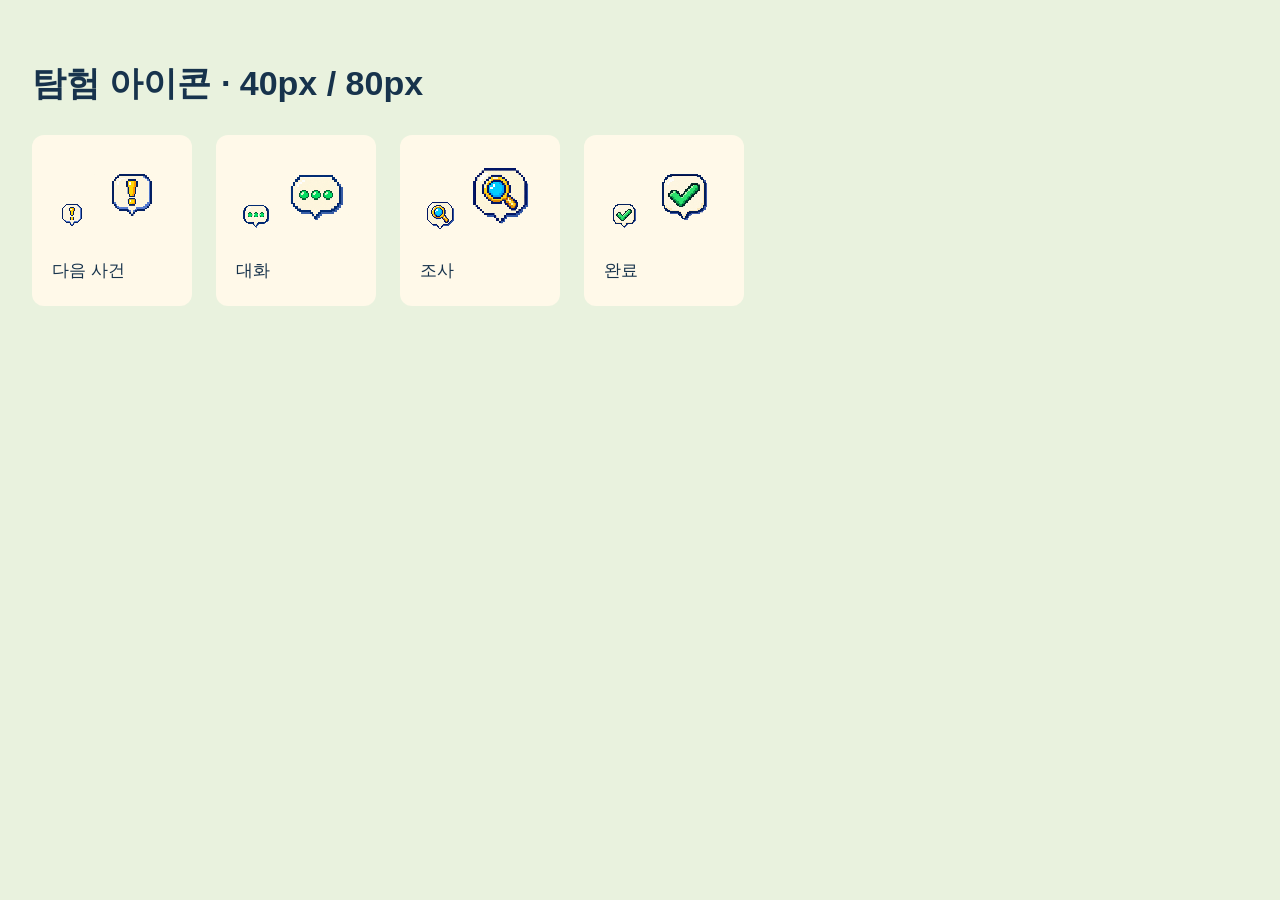
<file: privacy/assets/icons/preview.html>
<!doctype html><html lang="ko"><meta charset="utf-8"><meta name="viewport" content="width=device-width,initial-scale=1"><title>탐험 아이콘</title><style>body{font:17px/1.7 sans-serif;background:#e9f2de;color:#17334c;padding:24px}main{display:flex;flex-wrap:wrap;gap:24px}figure{margin:0;padding:20px;background:#fff9e9;border-radius:12px}img{object-fit:contain;image-rendering:pixelated}figcaption{margin-top:12px}</style><h1>탐험 아이콘 · 40px / 80px</h1><main id="icons"></main><script>for(const [file,title] of [['quest','다음 사건'],['talk','대화'],['inspect','조사'],['complete','완료']]){const figure=document.createElement('figure');for(const size of [40,80]){const im=new Image(size,size);im.src=file+'.png';im.alt=title;figure.append(im);}const cap=document.createElement('figcaption');cap.textContent=title;figure.append(cap);document.getElementById('icons').append(figure);}</script></html>
</file>
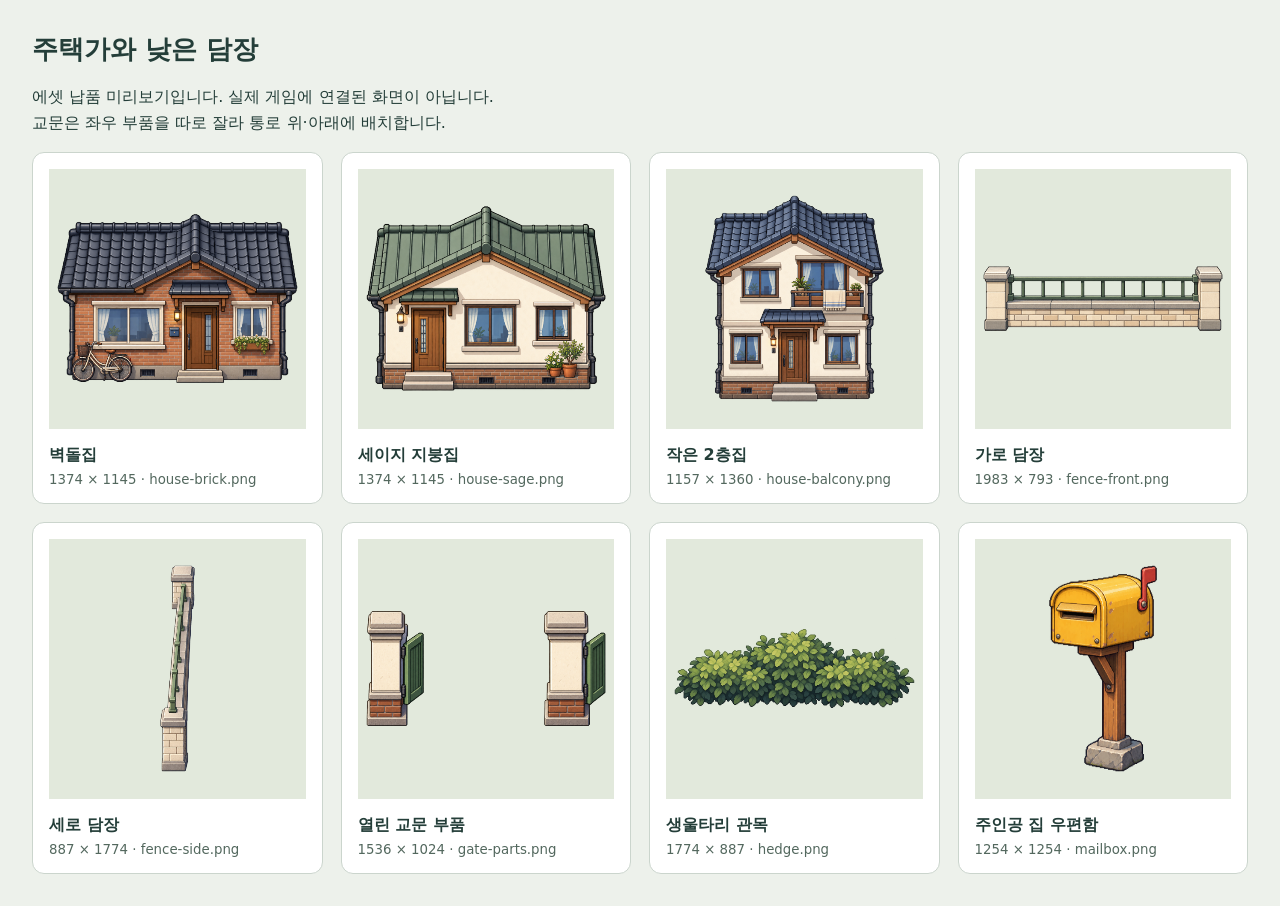
<file: privacy/assets/neighborhood/preview.html>
<!doctype html><html lang="ko"><meta charset="utf-8"><meta name="viewport" content="width=device-width,initial-scale=1"><title>주택가·담장 에셋</title>
<style>body{font-family:system-ui,sans-serif;background:#edf1eb;color:#243e39;margin:32px}h1{font-size:26px}p{line-height:1.6}main{display:grid;grid-template-columns:repeat(auto-fit,minmax(280px,1fr));gap:18px}figure{margin:0;background:white;border:1px solid #cbd5cd;border-radius:12px;padding:16px}canvas{width:100%;height:260px;object-fit:contain;background:#e2e9dc}figcaption{font-weight:600;margin-top:12px}small{display:block;margin-top:6px;color:#53685e}</style>
<h1>주택가와 낮은 담장</h1><p>에셋 납품 미리보기입니다. 실제 게임에 연결된 화면이 아닙니다.<br>교문은 좌우 부품을 따로 잘라 통로 위·아래에 배치합니다.</p><main></main>
<script>
const entries=[['house-brick','벽돌집'],['house-sage','세이지 지붕집'],['house-balcony','작은 2층집'],['fence-front','가로 담장'],['fence-side','세로 담장'],['gate-parts','열린 교문 부품'],['hedge','생울타리 관목'],['mailbox','주인공 집 우편함']];
window.assetChecks=[];
entries.forEach(([name,label])=>{const f=document.createElement('figure'),c=document.createElement('canvas'),caption=document.createElement('figcaption'),meta=document.createElement('small');c.width=600;c.height=520;caption.textContent=label;f.append(c,caption,meta);document.querySelector('main').append(f);const im=new Image();im.onload=()=>{const temp=document.createElement('canvas');temp.width=im.width;temp.height=im.height;const g=temp.getContext('2d');g.drawImage(im,0,0);let box=[0,0,im.width,im.height],transparent=0;try{const data=g.getImageData(0,0,im.width,im.height).data;let l=im.width,t=im.height,r=-1,b=-1;for(let y=0;y<im.height;y++)for(let x=0;x<im.width;x++){let a=data[(y*im.width+x)*4+3];if(a===0)transparent++;if(a<16)continue;l=Math.min(l,x);t=Math.min(t,y);r=Math.max(r,x);b=Math.max(b,y);}box=[l,t,r-l+1,b-t+1];}catch(e){meta.textContent='HTTP로 열면 투명 여백을 제외합니다. ';}const scale=Math.min(560/box[2],480/box[3]);c.getContext('2d').drawImage(im,...box,(600-box[2]*scale)/2,(520-box[3]*scale)/2,box[2]*scale,box[3]*scale);meta.textContent+=im.width+' × '+im.height+' · '+name+'.png';window.assetChecks.push({name,width:im.width,height:im.height,box,transparent});};im.onerror=()=>{meta.textContent='이미지 로드 실패';window.assetChecks.push({name,error:true});};im.src=name+'.png';});
</script></html>
</file>
